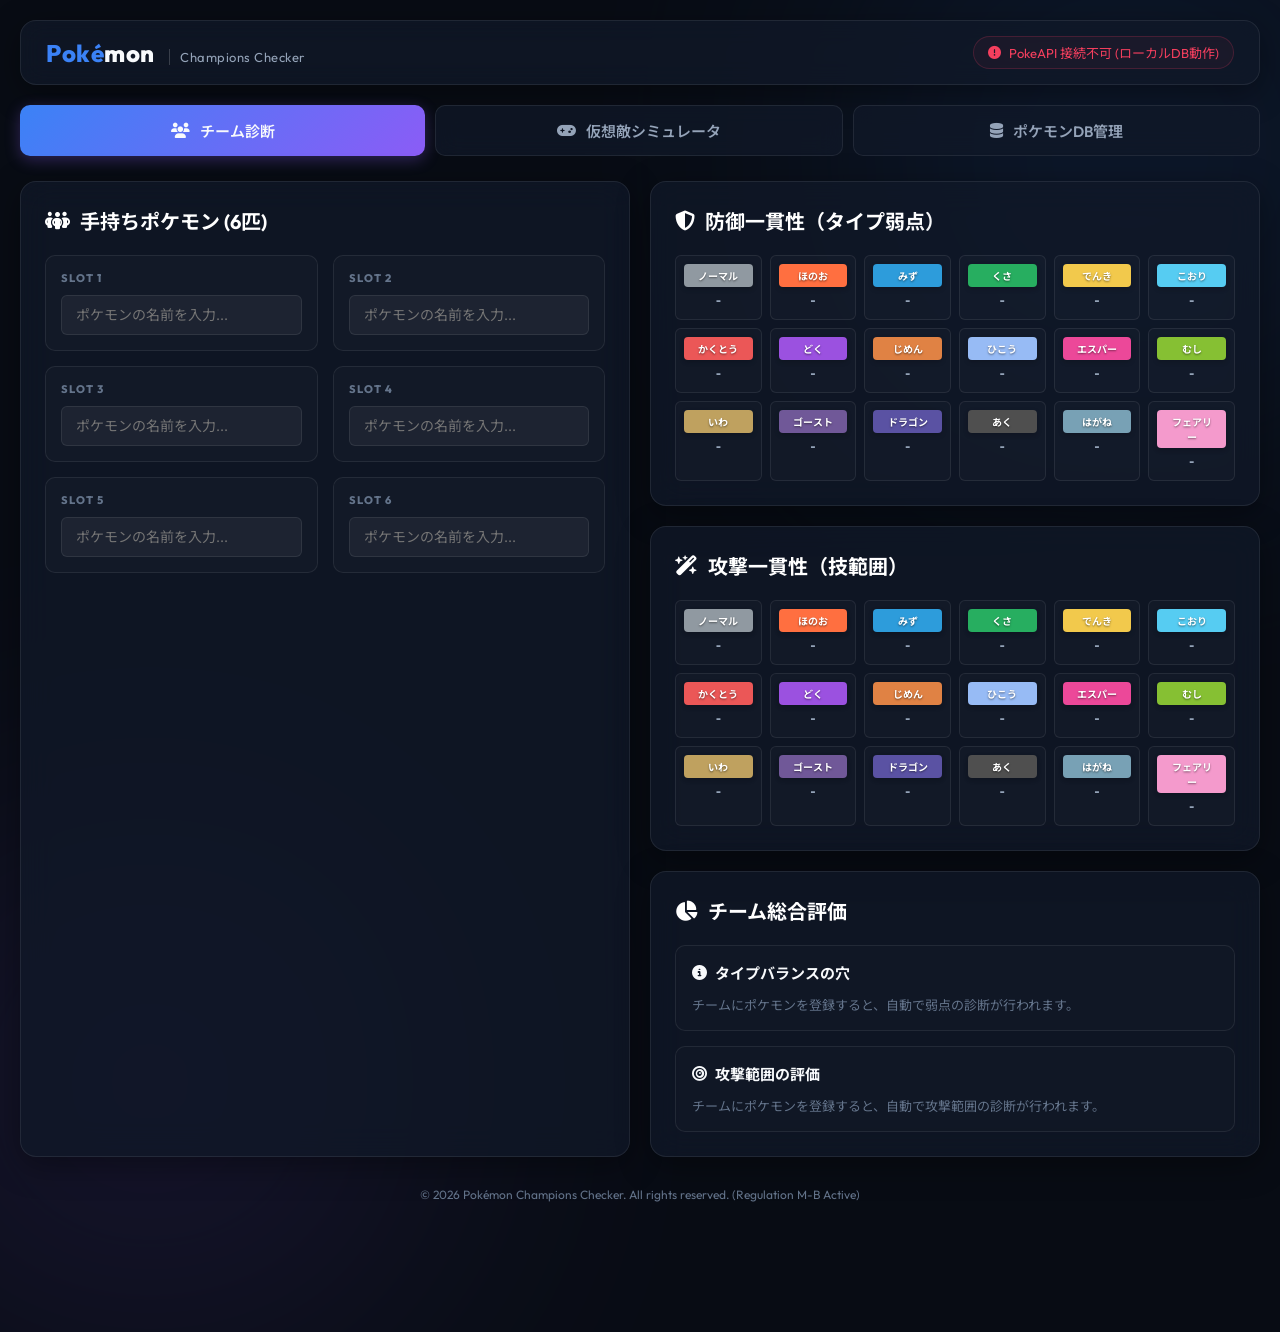
<file: index.html>
<!DOCTYPE html>
<html lang="ja">
<head>
  <meta charset="UTF-8">
  <meta name="viewport" content="width=device-width, initial-scale=1.0">
  <title>Pokémon Champions - チームチェッカー &amp; シミュレータ</title>
  <!-- Google Fonts: Outfit, Noto Sans JP -->
  <link rel="preconnect" href="https://fonts.googleapis.com">
  <link rel="preconnect" href="https://fonts.gstatic.com" crossorigin>
  <link href="https://fonts.googleapis.com/css2?family=Noto+Sans+JP:wght@300;400;500;700;900&amp;family=Outfit:wght@300;400;500;600;700;800;900&amp;display=swap" rel="stylesheet">
  <!-- Font Awesome for Icons -->
  <link rel="stylesheet" href="https://cdnjs.cloudflare.com/ajax/libs/font-awesome/6.4.0/css/all.min.css">
  <!-- Stylesheet -->
  <link rel="stylesheet" href="style.css">
</head>
<body>
  <!-- 背景のネオンブラー（ポケモンらしいエフェクト） -->
  <div class="bg-glow bg-glow-1"></div>
  <div class="bg-glow bg-glow-2"></div>

  <div id="app" class="app-container">
    <!-- ヘッダー -->
    <header class="app-header">
      <div class="logo">
        <span class="logo-pok">Poké</span><span class="logo-mon">mon</span>
        <span class="logo-sub">Champions Checker</span>
      </div>
      <div class="api-status" id="api-status-badge">
        <i class="fa-solid fa-circle-notch fa-spin"></i> データ読み込み中...
      </div>
    </header>

    <!-- ナビゲーションバー -->
    <nav class="app-nav">
      <button class="nav-tab active" data-tab="checker">
        <i class="fa-solid fa-users"></i> チーム診断
      </button>
      <button class="nav-tab" data-tab="simulator">
        <i class="fa-solid fa-gamepad"></i> 仮想敵シミュレータ
      </button>
      <button class="nav-tab" data-tab="database">
        <i class="fa-solid fa-database"></i> ポケモンDB管理
      </button>
    </nav>

    <!-- メインコンテンツ -->
    <main class="app-content">
      <!-- 1. チーム診断タブ -->
      <section id="tab-checker" class="tab-content active">
        <!-- JSで動的にレンダリングされます -->
        <div class="loading-placeholder">
          <i class="fa-solid fa-circle-notch fa-spin fa-2x"></i>
          <p>データを読み込んでいます。初回起動時は数秒かかる場合があります...</p>
        </div>
      </section>

      <!-- 2. 仮想敵シミュレータタブ -->
      <section id="tab-simulator" class="tab-content">
        <div class="loading-placeholder">
          <i class="fa-solid fa-circle-notch fa-spin fa-2x"></i>
        </div>
      </section>

      <!-- 3. ポケモンDB管理タブ -->
      <section id="tab-database" class="tab-content">
        <div class="loading-placeholder">
          <i class="fa-solid fa-circle-notch fa-spin fa-2x"></i>
        </div>
      </section>
    </main>

    <!-- フッター -->
    <footer class="app-footer">
      <p>&copy; 2026 Pokémon Champions Checker. All rights reserved. (Regulation M-B Active)</p>
    </footer>
  </div>

  <!-- JavaScript Entry Point -->
  <script type="module" src="app.js"></script>
</body>
</html>
</file>
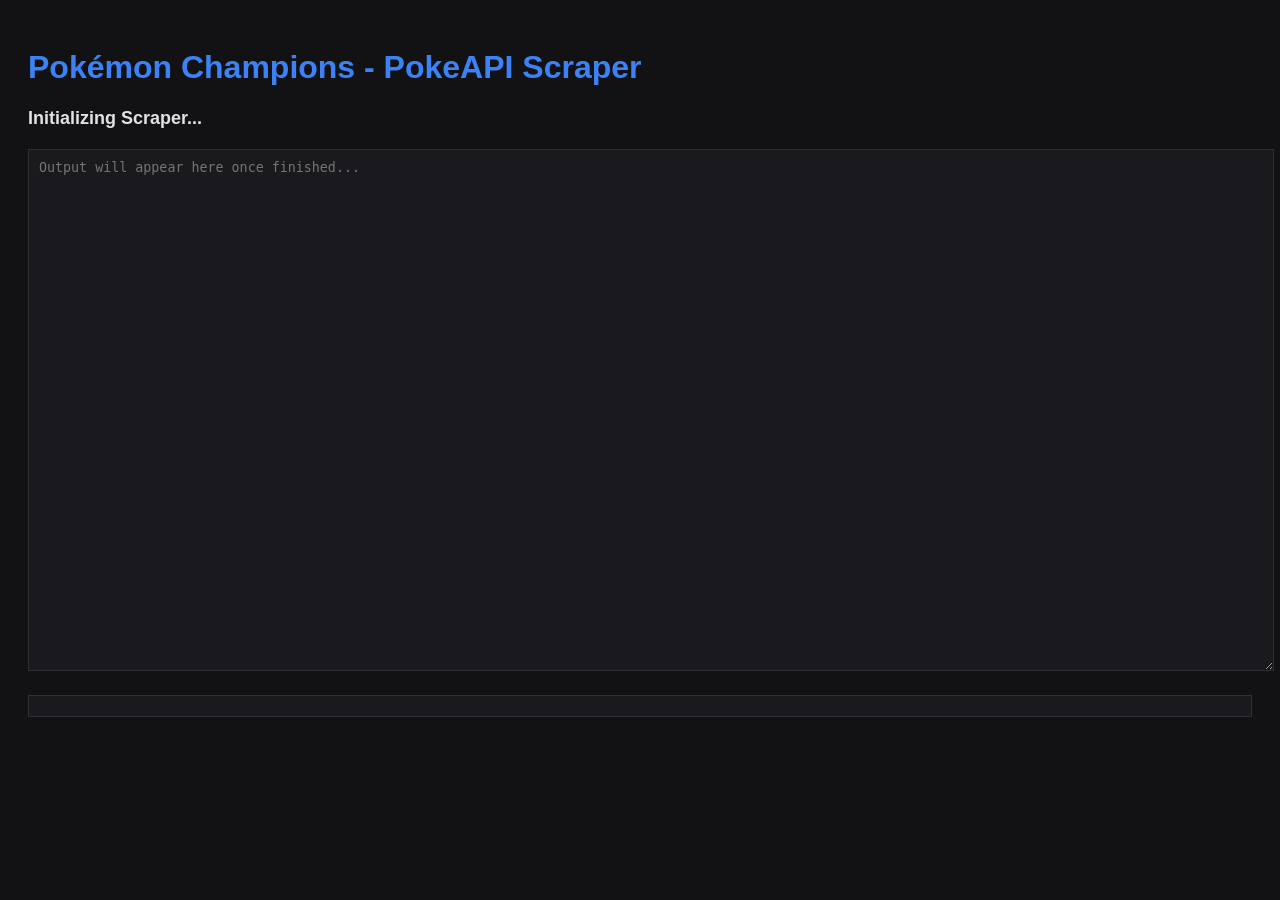
<file: fetch_pokemon.html>
﻿<!DOCTYPE html>
<html>
<head>
  <meta charset="UTF-8">
  <title>Pokémon Champions - PokeAPI Scraper</title>
  <style>
    body { font-family: sans-serif; background: #121214; color: #e1e1e6; padding: 20px; }
    h1 { color: #3b82f6; }
    #progress { font-size: 18px; margin-bottom: 20px; font-weight: bold; }
    textarea { width: 100%; height: 500px; background: #1a1a1e; color: #a9a9b3; border: 1px solid #2e2e33; font-family: monospace; padding: 10px; }
    .log-entry { margin: 4px 0; font-size: 12px; }
    .error { color: #f43f5e; }
    .success { color: #10b981; }
  </style>
</head>
<body>
  <h1>Pokémon Champions - PokeAPI Scraper</h1>
  <div id="progress">Initializing Scraper...</div>
  <textarea id="output" placeholder="Output will appear here once finished..."></textarea>
  <div id="logs" style="margin-top:20px; max-height: 200px; overflow-y: auto; background: #1a1a1e; padding: 10px; border: 1px solid #2e2e33;"></div>

  <script>
    const pokemonList = [
    {
        "name":  "Venusaur",
        "types":  [
                      "grass",
                      "poison"
                  ]
    },
    {
        "name":  "Charizard",
        "types":  [
                      "fire",
                      "flying"
                  ]
    },
    {
        "name":  "Blastoise",
        "types":  [
                      "water"
                  ]
    },
    {
        "name":  "Beedrill",
        "types":  [
                      "bug",
                      "poison"
                  ]
    },
    {
        "name":  "Pidgeot",
        "types":  [
                      "normal",
                      "flying"
                  ]
    },
    {
        "name":  "Arbok",
        "types":  [
                      "poison"
                  ]
    },
    {
        "name":  "Pikachu",
        "types":  [
                      "electric"
                  ]
    },
    {
        "name":  "Raichu",
        "types":  [
                      "electric"
                  ]
    },
    {
        "name":  "Raichu",
        "types":  [
                      "electric",
                      "psychic"
                  ]
    },
    {
        "name":  "Clefable",
        "types":  [
                      "fairy"
                  ]
    },
    {
        "name":  "Ninetales",
        "types":  [
                      "fire"
                  ]
    },
    {
        "name":  "Ninetales",
        "types":  [
                      "ice",
                      "fairy"
                  ]
    },
    {
        "name":  "Vileplume",
        "types":  [
                      "grass",
                      "poison"
                  ]
    },
    {
        "name":  "Arcanine",
        "types":  [
                      "fire"
                  ]
    },
    {
        "name":  "Arcanine",
        "types":  [
                      "fire",
                      "rock"
                  ]
    },
    {
        "name":  "Alakazam",
        "types":  [
                      "psychic"
                  ]
    },
    {
        "name":  "Machamp",
        "types":  [
                      "fighting"
                  ]
    },
    {
        "name":  "Victreebel",
        "types":  [
                      "grass",
                      "poison"
                  ]
    },
    {
        "name":  "Slowbro",
        "types":  [
                      "water",
                      "psychic"
                  ]
    },
    {
        "name":  "Slowbro",
        "types":  [
                      "poison",
                      "psychic"
                  ]
    },
    {
        "name":  "Gengar",
        "types":  [
                      "ghost",
                      "poison"
                  ]
    },
    {
        "name":  "Kangaskhan",
        "types":  [
                      "normal"
                  ]
    },
    {
        "name":  "Starmie",
        "types":  [
                      "water",
                      "psychic"
                  ]
    },
    {
        "name":  "Pinsir",
        "types":  [
                      "bug"
                  ]
    },
    {
        "name":  "Tauros",
        "types":  [
                      "normal"
                  ]
    },
    {
        "name":  "Tauros",
        "types":  [
                      "fighting"
                  ]
    },
    {
        "name":  "Tauros",
        "types":  [
                      "fighting",
                      "fire"
                  ]
    },
    {
        "name":  "Tauros",
        "types":  [
                      "fighting",
                      "water"
                  ]
    },
    {
        "name":  "Gyarados",
        "types":  [
                      "water",
                      "flying"
                  ]
    },
    {
        "name":  "Ditto",
        "types":  [
                      "normal"
                  ]
    },
    {
        "name":  "Vaporeon",
        "types":  [
                      "water"
                  ]
    },
    {
        "name":  "Jolteon",
        "types":  [
                      "electric"
                  ]
    },
    {
        "name":  "Flareon",
        "types":  [
                      "fire"
                  ]
    },
    {
        "name":  "Aerodactyl",
        "types":  [
                      "rock",
                      "flying"
                  ]
    },
    {
        "name":  "Snorlax",
        "types":  [
                      "normal"
                  ]
    },
    {
        "name":  "Dragonite",
        "types":  [
                      "dragon",
                      "flying"
                  ]
    },
    {
        "name":  "Meganium",
        "types":  [
                      "grass"
                  ]
    },
    {
        "name":  "Typhlosion",
        "types":  [
                      "fire"
                  ]
    },
    {
        "name":  "Typhlosion",
        "types":  [
                      "fire",
                      "ghost"
                  ]
    },
    {
        "name":  "Feraligatr",
        "types":  [
                      "water"
                  ]
    },
    {
        "name":  "Ariados",
        "types":  [
                      "bug",
                      "poison"
                  ]
    },
    {
        "name":  "Ampharos",
        "types":  [
                      "electric"
                  ]
    },
    {
        "name":  "Azumarill",
        "types":  [
                      "water",
                      "fairy"
                  ]
    },
    {
        "name":  "Politoed",
        "types":  [
                      "water"
                  ]
    },
    {
        "name":  "Espeon",
        "types":  [
                      "psychic"
                  ]
    },
    {
        "name":  "Umbreon",
        "types":  [
                      "dark"
                  ]
    },
    {
        "name":  "Slowking",
        "types":  [
                      "water",
                      "psychic"
                  ]
    },
    {
        "name":  "Slowking",
        "types":  [
                      "poison",
                      "psychic"
                  ]
    },
    {
        "name":  "Forretress",
        "types":  [
                      "bug",
                      "steel"
                  ]
    },
    {
        "name":  "Steelix",
        "types":  [
                      "steel",
                      "ground"
                  ]
    },
    {
        "name":  "Qwilfish",
        "types":  [
                      "water",
                      "poison"
                  ]
    },
    {
        "name":  "Scizor",
        "types":  [
                      "bug",
                      "steel"
                  ]
    },
    {
        "name":  "Heracross",
        "types":  [
                      "bug",
                      "fighting"
                  ]
    },
    {
        "name":  "Skarmory",
        "types":  [
                      "steel",
                      "flying"
                  ]
    },
    {
        "name":  "Houndoom",
        "types":  [
                      "dark",
                      "fire"
                  ]
    },
    {
        "name":  "Tyranitar",
        "types":  [
                      "rock",
                      "dark"
                  ]
    },
    {
        "name":  "Sceptile",
        "types":  [
                      "grass"
                  ]
    },
    {
        "name":  "Blaziken",
        "types":  [
                      "fire",
                      "fighting"
                  ]
    },
    {
        "name":  "Swampert",
        "types":  [
                      "water",
                      "ground"
                  ]
    },
    {
        "name":  "Pelipper",
        "types":  [
                      "water",
                      "flying"
                  ]
    },
    {
        "name":  "Gardevoir",
        "types":  [
                      "psychic",
                      "fairy"
                  ]
    },
    {
        "name":  "Sableye",
        "types":  [
                      "dark",
                      "ghost"
                  ]
    },
    {
        "name":  "Mawile",
        "types":  [
                      "steel",
                      "fairy"
                  ]
    },
    {
        "name":  "Aggron",
        "types":  [
                      "steel",
                      "rock"
                  ]
    },
    {
        "name":  "Medicham",
        "types":  [
                      "fighting",
                      "psychic"
                  ]
    },
    {
        "name":  "Manectric",
        "types":  [
                      "electric"
                  ]
    },
    {
        "name":  "Sharpedo",
        "types":  [
                      "water",
                      "dark"
                  ]
    },
    {
        "name":  "Camerupt",
        "types":  [
                      "fire",
                      "ground"
                  ]
    },
    {
        "name":  "Torkoal",
        "types":  [
                      "fire"
                  ]
    },
    {
        "name":  "Altaria",
        "types":  [
                      "dragon",
                      "flying"
                  ]
    },
    {
        "name":  "Milotic",
        "types":  [
                      "water"
                  ]
    },
    {
        "name":  "Castform",
        "types":  [
                      "normal"
                  ]
    },
    {
        "name":  "Banette",
        "types":  [
                      "ghost"
                  ]
    },
    {
        "name":  "Chimecho",
        "types":  [
                      "psychic"
                  ]
    },
    {
        "name":  "Absol",
        "types":  [
                      "dark"
                  ]
    },
    {
        "name":  "Glalie",
        "types":  [
                      "ice"
                  ]
    },
    {
        "name":  "Metagross",
        "types":  [
                      "steel",
                      "psychic"
                  ]
    },
    {
        "name":  "Torterra",
        "types":  [
                      "grass",
                      "ground"
                  ]
    },
    {
        "name":  "Infernape",
        "types":  [
                      "fire",
                      "fighting"
                  ]
    },
    {
        "name":  "Empoleon",
        "types":  [
                      "water",
                      "steel"
                  ]
    },
    {
        "name":  "Staraptor",
        "types":  [
                      "normal",
                      "flying"
                  ]
    },
    {
        "name":  "Luxray",
        "types":  [
                      "electric"
                  ]
    },
    {
        "name":  "Roserade",
        "types":  [
                      "grass",
                      "poison"
                  ]
    },
    {
        "name":  "Rampardos",
        "types":  [
                      "rock"
                  ]
    },
    {
        "name":  "Bastiodon",
        "types":  [
                      "rock",
                      "steel"
                  ]
    },
    {
        "name":  "Lopunny",
        "types":  [
                      "normal"
                  ]
    },
    {
        "name":  "Spiritomb",
        "types":  [
                      "ghost",
                      "dark"
                  ]
    },
    {
        "name":  "Garchomp",
        "types":  [
                      "dragon",
                      "ground"
                  ]
    },
    {
        "name":  "Lucario",
        "types":  [
                      "fighting",
                      "steel"
                  ]
    },
    {
        "name":  "Hippowdon",
        "types":  [
                      "ground"
                  ]
    },
    {
        "name":  "Toxicroak",
        "types":  [
                      "poison",
                      "fighting"
                  ]
    },
    {
        "name":  "Abomasnow",
        "types":  [
                      "grass",
                      "ice"
                  ]
    },
    {
        "name":  "Weavile",
        "types":  [
                      "dark",
                      "ice"
                  ]
    },
    {
        "name":  "Rhyperior",
        "types":  [
                      "ground",
                      "rock"
                  ]
    },
    {
        "name":  "Leafeon",
        "types":  [
                      "grass"
                  ]
    },
    {
        "name":  "Glaceon",
        "types":  [
                      "ice"
                  ]
    },
    {
        "name":  "Gliscor",
        "types":  [
                      "ground",
                      "flying"
                  ]
    },
    {
        "name":  "Mamoswine",
        "types":  [
                      "ice",
                      "ground"
                  ]
    },
    {
        "name":  "Gallade",
        "types":  [
                      "psychic",
                      "fighting"
                  ]
    },
    {
        "name":  "Froslass",
        "types":  [
                      "ice",
                      "ghost"
                  ]
    },
    {
        "name":  "Rotom",
        "types":  [
                      "electric",
                      "ghost"
                  ]
    },
    {
        "name":  "Rotom",
        "types":  [
                      "electric",
                      "fire"
                  ]
    },
    {
        "name":  "Rotom",
        "types":  [
                      "electric",
                      "water"
                  ]
    },
    {
        "name":  "Rotom",
        "types":  [
                      "electric",
                      "ice"
                  ]
    },
    {
        "name":  "Rotom",
        "types":  [
                      "electric",
                      "flying"
                  ]
    },
    {
        "name":  "Rotom",
        "types":  [
                      "electric",
                      "grass"
                  ]
    },
    {
        "name":  "Serperior",
        "types":  [
                      "grass"
                  ]
    },
    {
        "name":  "Emboar",
        "types":  [
                      "fire",
                      "fighting"
                  ]
    },
    {
        "name":  "Samurott",
        "types":  [
                      "water"
                  ]
    },
    {
        "name":  "Samurott",
        "types":  [
                      "water",
                      "dark"
                  ]
    },
    {
        "name":  "Watchog",
        "types":  [
                      "normal"
                  ]
    },
    {
        "name":  "Liepard",
        "types":  [
                      "dark"
                  ]
    },
    {
        "name":  "Simisage",
        "types":  [
                      "grass"
                  ]
    },
    {
        "name":  "Simisear",
        "types":  [
                      "fire"
                  ]
    },
    {
        "name":  "Simipour",
        "types":  [
                      "water"
                  ]
    },
    {
        "name":  "Musharna",
        "types":  [
                      "psychic"
                  ]
    },
    {
        "name":  "Excadrill",
        "types":  [
                      "ground",
                      "steel"
                  ]
    },
    {
        "name":  "Audino",
        "types":  [
                      "normal"
                  ]
    },
    {
        "name":  "Conkeldurr",
        "types":  [
                      "fighting"
                  ]
    },
    {
        "name":  "Scolipede",
        "types":  [
                      "bug",
                      "poison"
                  ]
    },
    {
        "name":  "Whimsicott",
        "types":  [
                      "grass",
                      "fairy"
                  ]
    },
    {
        "name":  "Krookodile",
        "types":  [
                      "ground",
                      "dark"
                  ]
    },
    {
        "name":  "Scrafty",
        "types":  [
                      "dark",
                      "fighting"
                  ]
    },
    {
        "name":  "Cofagrigus",
        "types":  [
                      "ghost"
                  ]
    },
    {
        "name":  "Garbodor",
        "types":  [
                      "poison"
                  ]
    },
    {
        "name":  "Zoroark",
        "types":  [
                      "dark"
                  ]
    },
    {
        "name":  "Zoroark",
        "types":  [
                      "normal",
                      "ghost"
                  ]
    },
    {
        "name":  "Reuniclus",
        "types":  [
                      "psychic"
                  ]
    },
    {
        "name":  "Vanilluxe",
        "types":  [
                      "ice"
                  ]
    },
    {
        "name":  "Emolga",
        "types":  [
                      "electric",
                      "flying"
                  ]
    },
    {
        "name":  "Eelektross",
        "types":  [
                      "electric"
                  ]
    },
    {
        "name":  "Chandelure",
        "types":  [
                      "ghost",
                      "fire"
                  ]
    },
    {
        "name":  "Beartic",
        "types":  [
                      "ice"
                  ]
    },
    {
        "name":  "Stunfisk",
        "types":  [
                      "ground",
                      "electric"
                  ]
    },
    {
        "name":  "Stunfisk",
        "types":  [
                      "ground",
                      "steel"
                  ]
    },
    {
        "name":  "Golurk",
        "types":  [
                      "ground",
                      "ghost"
                  ]
    },
    {
        "name":  "Hydreigon",
        "types":  [
                      "dark",
                      "dragon"
                  ]
    },
    {
        "name":  "Volcarona",
        "types":  [
                      "bug",
                      "fire"
                  ]
    },
    {
        "name":  "Chesnaught",
        "types":  [
                      "grass",
                      "fighting"
                  ]
    },
    {
        "name":  "Delphox",
        "types":  [
                      "fire",
                      "psychic"
                  ]
    },
    {
        "name":  "Greninja",
        "types":  [
                      "water",
                      "dark"
                  ]
    },
    {
        "name":  "Diggersby",
        "types":  [
                      "normal",
                      "ground"
                  ]
    },
    {
        "name":  "Talonflame",
        "types":  [
                      "fire",
                      "flying"
                  ]
    },
    {
        "name":  "Vivillon",
        "types":  [
                      "bug",
                      "flying"
                  ]
    },
    {
        "name":  "Pyroar",
        "types":  [
                      "fire",
                      "normal"
                  ]
    },
    {
        "name":  "Floette",
        "types":  [
                      "fairy"
                  ]
    },
    {
        "name":  "Florges",
        "types":  [
                      "fairy"
                  ]
    },
    {
        "name":  "Pangoro",
        "types":  [
                      "fighting",
                      "dark"
                  ]
    },
    {
        "name":  "Furfrou",
        "types":  [
                      "normal"
                  ]
    },
    {
        "name":  "Meowstic",
        "types":  [
                      "psychic"
                  ]
    },
    {
        "name":  "Meowstic",
        "types":  [
                      "psychic"
                  ]
    },
    {
        "name":  "Aegislash",
        "types":  [
                      "steel",
                      "ghost"
                  ]
    },
    {
        "name":  "Aromatisse",
        "types":  [
                      "fairy"
                  ]
    },
    {
        "name":  "Slurpuff",
        "types":  [
                      "fairy"
                  ]
    },
    {
        "name":  "Malamar",
        "types":  [
                      "dark",
                      "psychic"
                  ]
    },
    {
        "name":  "Barbaracle",
        "types":  [
                      "rock",
                      "water"
                  ]
    },
    {
        "name":  "Dragalge",
        "types":  [
                      "poison",
                      "dragon"
                  ]
    },
    {
        "name":  "Clawitzer",
        "types":  [
                      "water"
                  ]
    },
    {
        "name":  "Heliolisk",
        "types":  [
                      "electric",
                      "normal"
                  ]
    },
    {
        "name":  "Tyrantrum",
        "types":  [
                      "rock",
                      "dragon"
                  ]
    },
    {
        "name":  "Aurorus",
        "types":  [
                      "rock",
                      "ice"
                  ]
    },
    {
        "name":  "Sylveon",
        "types":  [
                      "fairy"
                  ]
    },
    {
        "name":  "Hawlucha",
        "types":  [
                      "fighting",
                      "flying"
                  ]
    },
    {
        "name":  "Dedenne",
        "types":  [
                      "electric",
                      "fairy"
                  ]
    },
    {
        "name":  "Goodra",
        "types":  [
                      "dragon"
                  ]
    },
    {
        "name":  "Goodra",
        "types":  [
                      "steel",
                      "dragon"
                  ]
    },
    {
        "name":  "Klefki",
        "types":  [
                      "steel",
                      "fairy"
                  ]
    },
    {
        "name":  "Trevenant",
        "types":  [
                      "ghost",
                      "grass"
                  ]
    },
    {
        "name":  "Gourgeist",
        "types":  [
                      "ghost",
                      "grass"
                  ]
    },
    {
        "name":  "Gourgeist",
        "types":  [
                      "ghost",
                      "grass"
                  ]
    },
    {
        "name":  "Gourgeist",
        "types":  [
                      "ghost",
                      "grass"
                  ]
    },
    {
        "name":  "Gourgeist",
        "types":  [
                      "ghost",
                      "grass"
                  ]
    },
    {
        "name":  "Avalugg",
        "types":  [
                      "ice"
                  ]
    },
    {
        "name":  "Avalugg",
        "types":  [
                      "ice",
                      "rock"
                  ]
    },
    {
        "name":  "Noivern",
        "types":  [
                      "flying",
                      "dragon"
                  ]
    },
    {
        "name":  "Decidueye",
        "types":  [
                      "grass",
                      "ghost"
                  ]
    },
    {
        "name":  "Decidueye",
        "types":  [
                      "grass",
                      "fighting"
                  ]
    },
    {
        "name":  "Incineroar",
        "types":  [
                      "fire",
                      "dark"
                  ]
    },
    {
        "name":  "Primarina",
        "types":  [
                      "water",
                      "fairy"
                  ]
    },
    {
        "name":  "Toucannon",
        "types":  [
                      "normal",
                      "flying"
                  ]
    },
    {
        "name":  "Crabominable",
        "types":  [
                      "fighting",
                      "ice"
                  ]
    },
    {
        "name":  "Lycanroc",
        "types":  [
                      "rock"
                  ]
    },
    {
        "name":  "Lycanroc",
        "types":  [
                      "rock"
                  ]
    },
    {
        "name":  "Lycanroc",
        "types":  [
                      "rock"
                  ]
    },
    {
        "name":  "Toxapex",
        "types":  [
                      "poison",
                      "water"
                  ]
    },
    {
        "name":  "Mudsdale",
        "types":  [
                      "ground"
                  ]
    },
    {
        "name":  "Araquanid",
        "types":  [
                      "water",
                      "bug"
                  ]
    },
    {
        "name":  "Salazzle",
        "types":  [
                      "poison",
                      "fire"
                  ]
    },
    {
        "name":  "Tsareena",
        "types":  [
                      "grass"
                  ]
    },
    {
        "name":  "Oranguru",
        "types":  [
                      "normal",
                      "psychic"
                  ]
    },
    {
        "name":  "Passimian",
        "types":  [
                      "fighting"
                  ]
    },
    {
        "name":  "Mimikyu",
        "types":  [
                      "ghost",
                      "fairy"
                  ]
    },
    {
        "name":  "Drampa",
        "types":  [
                      "normal",
                      "dragon"
                  ]
    },
    {
        "name":  "Kommo-o",
        "types":  [
                      "dragon",
                      "fighting"
                  ]
    },
    {
        "name":  "Corviknight",
        "types":  [
                      "flying",
                      "steel"
                  ]
    },
    {
        "name":  "Flapple",
        "types":  [
                      "grass",
                      "dragon"
                  ]
    },
    {
        "name":  "Appletun",
        "types":  [
                      "grass",
                      "dragon"
                  ]
    },
    {
        "name":  "Sandaconda",
        "types":  [
                      "ground"
                  ]
    },
    {
        "name":  "Polteageist",
        "types":  [
                      "ghost"
                  ]
    },
    {
        "name":  "Hatterene",
        "types":  [
                      "psychic",
                      "fairy"
                  ]
    },
    {
        "name":  "Grimmsnarl",
        "types":  [
                      "dark",
                      "fairy"
                  ]
    },
    {
        "name":  "Mr. Rime",
        "types":  [
                      "ice",
                      "psychic"
                  ]
    },
    {
        "name":  "Runerigus",
        "types":  [
                      "ground",
                      "ghost"
                  ]
    },
    {
        "name":  "Alcremie",
        "types":  [
                      "fairy"
                  ]
    },
    {
        "name":  "Falinks",
        "types":  [
                      "fighting"
                  ]
    },
    {
        "name":  "Morpeko",
        "types":  [
                      "electric",
                      "dark"
                  ]
    },
    {
        "name":  "Dragapult",
        "types":  [
                      "dragon",
                      "ghost"
                  ]
    },
    {
        "name":  "Wyrdeer",
        "types":  [
                      "normal",
                      "psychic"
                  ]
    },
    {
        "name":  "Kleavor",
        "types":  [
                      "bug",
                      "rock"
                  ]
    },
    {
        "name":  "Basculegion",
        "types":  [
                      "water",
                      "ghost"
                  ]
    },
    {
        "name":  "Basculegion",
        "types":  [
                      "water",
                      "ghost"
                  ]
    },
    {
        "name":  "Sneasler",
        "types":  [
                      "fighting",
                      "poison"
                  ]
    },
    {
        "name":  "Overqwil",
        "types":  [
                      "dark",
                      "poison"
                  ]
    },
    {
        "name":  "Meowscarada",
        "types":  [
                      "grass",
                      "dark"
                  ]
    },
    {
        "name":  "Skeledirge",
        "types":  [
                      "fire",
                      "ghost"
                  ]
    },
    {
        "name":  "Quaquaval",
        "types":  [
                      "water",
                      "fighting"
                  ]
    },
    {
        "name":  "Maushold",
        "types":  [
                      "normal"
                  ]
    },
    {
        "name":  "Garganacl",
        "types":  [
                      "rock"
                  ]
    },
    {
        "name":  "Armarouge",
        "types":  [
                      "fire",
                      "psychic"
                  ]
    },
    {
        "name":  "Ceruledge",
        "types":  [
                      "fire",
                      "ghost"
                  ]
    },
    {
        "name":  "Bellibolt",
        "types":  [
                      "electric"
                  ]
    },
    {
        "name":  "Scovillain",
        "types":  [
                      "grass",
                      "fire"
                  ]
    },
    {
        "name":  "Espathra",
        "types":  [
                      "psychic"
                  ]
    },
    {
        "name":  "Tinkaton",
        "types":  [
                      "fairy",
                      "steel"
                  ]
    },
    {
        "name":  "Palafin",
        "types":  [
                      "water"
                  ]
    },
    {
        "name":  "Orthworm",
        "types":  [
                      "steel"
                  ]
    },
    {
        "name":  "Glimmora",
        "types":  [
                      "rock",
                      "poison"
                  ]
    },
    {
        "name":  "Houndstone",
        "types":  [
                      "ghost"
                  ]
    },
    {
        "name":  "Annihilape",
        "types":  [
                      "fighting",
                      "ghost"
                  ]
    },
    {
        "name":  "Farigiraf",
        "types":  [
                      "normal",
                      "psychic"
                  ]
    },
    {
        "name":  "Kingambit",
        "types":  [
                      "dark",
                      "steel"
                  ]
    },
    {
        "name":  "Gholdengo",
        "types":  [
                      "steel",
                      "ghost"
                  ]
    },
    {
        "name":  "Sinistcha",
        "types":  [
                      "grass",
                      "ghost"
                  ]
    },
    {
        "name":  "Archaludon",
        "types":  [
                      "steel",
                      "dragon"
                  ]
    },
    {
        "name":  "Hydrapple",
        "types":  [
                      "grass",
                      "dragon"
                  ]
    },
    {
        "name":  "Venusaur",
        "types":  [
                      "grass"
                  ]
    },
    {
        "name":  "Mega Venusaur",
        "types":  [
                      "grass",
                      "poison"
                  ],
        "isMega":  true
    },
    {
        "name":  "Mega Charizard X",
        "types":  [
                      "fire",
                      "dragon"
                  ],
        "isMega":  true
    },
    {
        "name":  "Mega Charizard Y",
        "types":  [
                      "fire",
                      "flying"
                  ],
        "isMega":  true
    },
    {
        "name":  "Mega Blastoise",
        "types":  [
                      "water"
                  ],
        "isMega":  true
    },
    {
        "name":  "Mega Beedrill",
        "types":  [
                      "bug",
                      "poison"
                  ],
        "isMega":  true
    },
    {
        "name":  "Mega Pidgeot",
        "types":  [
                      "normal",
                      "flying"
                  ],
        "isMega":  true
    },
    {
        "name":  "Mega Raichu",
        "types":  [
                      "electric"
                  ],
        "isMega":  true
    },
    {
        "name":  "Mega Raichu",
        "types":  [
                      "electric"
                  ],
        "isMega":  true
    },
    {
        "name":  "Mega Clefable",
        "types":  [
                      "fairy",
                      "flying"
                  ],
        "isMega":  true
    },
    {
        "name":  "Mega Alakazam",
        "types":  [
                      "psychic"
                  ],
        "isMega":  true
    },
    {
        "name":  "Mega Victreebel",
        "types":  [
                      "grass",
                      "poison"
                  ],
        "isMega":  true
    },
    {
        "name":  "Mega Slowbro",
        "types":  [
                      "water",
                      "psychic"
                  ],
        "isMega":  true
    },
    {
        "name":  "Mega Gengar",
        "types":  [
                      "ghost",
                      "poison"
                  ],
        "isMega":  true
    },
    {
        "name":  "Mega Kangaskhan",
        "types":  [
                      "normal"
                  ],
        "isMega":  true
    },
    {
        "name":  "Mega Starmie",
        "types":  [
                      "water",
                      "psychic"
                  ],
        "isMega":  true
    },
    {
        "name":  "Mega Pinsir",
        "types":  [
                      "bug",
                      "flying"
                  ],
        "isMega":  true
    },
    {
        "name":  "Mega Gyarados",
        "types":  [
                      "water",
                      "dark"
                  ],
        "isMega":  true
    },
    {
        "name":  "Mega Aerodactyl",
        "types":  [
                      "rock",
                      "flying"
                  ],
        "isMega":  true
    },
    {
        "name":  "Mega Dragonite",
        "types":  [
                      "dragon",
                      "flying"
                  ],
        "isMega":  true
    },
    {
        "name":  "Mega Meganium",
        "types":  [
                      "grass",
                      "fairy"
                  ],
        "isMega":  true
    },
    {
        "name":  "Mega Feraligatr",
        "types":  [
                      "water",
                      "dragon"
                  ],
        "isMega":  true
    },
    {
        "name":  "Mega Ampharos",
        "types":  [
                      "electric",
                      "dragon"
                  ],
        "isMega":  true
    },
    {
        "name":  "Mega Steelix",
        "types":  [
                      "steel",
                      "ground"
                  ],
        "isMega":  true
    },
    {
        "name":  "Mega Scizor",
        "types":  [
                      "bug",
                      "steel"
                  ],
        "isMega":  true
    },
    {
        "name":  "Mega Heracross",
        "types":  [
                      "bug",
                      "fighting"
                  ],
        "isMega":  true
    },
    {
        "name":  "Mega Skarmory",
        "types":  [
                      "steel",
                      "flying"
                  ],
        "isMega":  true
    },
    {
        "name":  "Mega Houndoom",
        "types":  [
                      "dark",
                      "fire"
                  ],
        "isMega":  true
    },
    {
        "name":  "Mega Tyranitar",
        "types":  [
                      "rock",
                      "dark"
                  ],
        "isMega":  true
    },
    {
        "name":  "Mega Sceptile",
        "types":  [
                      "grass",
                      "dragon"
                  ],
        "isMega":  true
    },
    {
        "name":  "Mega Blaziken",
        "types":  [
                      "fire",
                      "fighting"
                  ],
        "isMega":  true
    },
    {
        "name":  "Mega Swampert",
        "types":  [
                      "water",
                      "ground"
                  ],
        "isMega":  true
    },
    {
        "name":  "Mega Gardevoir",
        "types":  [
                      "psychic",
                      "fairy"
                  ],
        "isMega":  true
    },
    {
        "name":  "Mega Sableye",
        "types":  [
                      "dark",
                      "ghost"
                  ],
        "isMega":  true
    },
    {
        "name":  "Mega Mawile",
        "types":  [
                      "steel",
                      "fairy"
                  ],
        "isMega":  true
    },
    {
        "name":  "Mega Aggron",
        "types":  [
                      "steel"
                  ],
        "isMega":  true
    },
    {
        "name":  "Mega Medicham",
        "types":  [
                      "fighting",
                      "psychic"
                  ],
        "isMega":  true
    },
    {
        "name":  "Mega Manectric",
        "types":  [
                      "electric"
                  ],
        "isMega":  true
    },
    {
        "name":  "Mega Sharpedo",
        "types":  [
                      "water",
                      "dark"
                  ],
        "isMega":  true
    },
    {
        "name":  "Mega Camerupt",
        "types":  [
                      "fire",
                      "ground"
                  ],
        "isMega":  true
    },
    {
        "name":  "Mega Altaria",
        "types":  [
                      "dragon",
                      "fairy"
                  ],
        "isMega":  true
    },
    {
        "name":  "Mega Banette",
        "types":  [
                      "ghost"
                  ],
        "isMega":  true
    },
    {
        "name":  "Mega Chimecho",
        "types":  [
                      "psychic",
                      "steel"
                  ],
        "isMega":  true
    },
    {
        "name":  "Mega Absol",
        "types":  [
                      "dark"
                  ],
        "isMega":  true
    },
    {
        "name":  "Mega Glalie",
        "types":  [
                      "ice"
                  ],
        "isMega":  true
    },
    {
        "name":  "Mega Metagross",
        "types":  [
                      "steel",
                      "psychic"
                  ],
        "isMega":  true
    },
    {
        "name":  "Mega Staraptor",
        "types":  [
                      "fighting",
                      "flying"
                  ],
        "isMega":  true
    },
    {
        "name":  "Mega Lopunny",
        "types":  [
                      "normal",
                      "fighting"
                  ],
        "isMega":  true
    },
    {
        "name":  "Mega Garchomp",
        "types":  [
                      "dragon",
                      "ground"
                  ],
        "isMega":  true
    },
    {
        "name":  "Mega Lucario",
        "types":  [
                      "fighting",
                      "steel"
                  ],
        "isMega":  true
    },
    {
        "name":  "Mega Abomasnow",
        "types":  [
                      "grass",
                      "ice"
                  ],
        "isMega":  true
    },
    {
        "name":  "Mega Gallade",
        "types":  [
                      "psychic",
                      "fighting"
                  ],
        "isMega":  true
    },
    {
        "name":  "Mega Froslass",
        "types":  [
                      "ice",
                      "ghost"
                  ],
        "isMega":  true
    },
    {
        "name":  "Mega Emboar",
        "types":  [
                      "fire",
                      "fighting"
                  ],
        "isMega":  true
    },
    {
        "name":  "Mega Excadrill",
        "types":  [
                      "ground",
                      "steel"
                  ],
        "isMega":  true
    },
    {
        "name":  "Mega Audino",
        "types":  [
                      "normal",
                      "fairy"
                  ],
        "isMega":  true
    },
    {
        "name":  "Mega Scolipede",
        "types":  [
                      "bug",
                      "poison"
                  ],
        "isMega":  true
    },
    {
        "name":  "Mega Scrafty",
        "types":  [
                      "dark",
                      "fighting"
                  ],
        "isMega":  true
    },
    {
        "name":  "Mega Eelektross",
        "types":  [
                      "electric"
                  ],
        "isMega":  true
    },
    {
        "name":  "Mega Chandelure",
        "types":  [
                      "ghost",
                      "fire"
                  ],
        "isMega":  true
    },
    {
        "name":  "Mega Golurk",
        "types":  [
                      "ground",
                      "ghost"
                  ],
        "isMega":  true
    },
    {
        "name":  "Mega Chesnaught",
        "types":  [
                      "grass",
                      "fighting"
                  ],
        "isMega":  true
    },
    {
        "name":  "Mega Delphox",
        "types":  [
                      "fire",
                      "psychic"
                  ],
        "isMega":  true
    },
    {
        "name":  "Mega Greninja",
        "types":  [
                      "water",
                      "dark"
                  ],
        "isMega":  true
    },
    {
        "name":  "Mega Pyroar",
        "types":  [
                      "fire",
                      "normal"
                  ],
        "isMega":  true
    },
    {
        "name":  "Mega Floette",
        "types":  [
                      "fairy"
                  ],
        "isMega":  true
    },
    {
        "name":  "Mega Meowstic",
        "types":  [
                      "psychic"
                  ],
        "isMega":  true
    },
    {
        "name":  "Mega Malamar",
        "types":  [
                      "dark",
                      "psychic"
                  ],
        "isMega":  true
    },
    {
        "name":  "Mega Barbaracle",
        "types":  [
                      "rock",
                      "fighting"
                  ],
        "isMega":  true
    },
    {
        "name":  "Mega Dragalge",
        "types":  [
                      "poison",
                      "dragon"
                  ],
        "isMega":  true
    },
    {
        "name":  "Mega Hawlucha",
        "types":  [
                      "fighting",
                      "flying"
                  ],
        "isMega":  true
    },
    {
        "name":  "Mega Crabominable",
        "types":  [
                      "fighting",
                      "ice"
                  ],
        "isMega":  true
    },
    {
        "name":  "Mega Drampa",
        "types":  [
                      "normal",
                      "dragon"
                  ],
        "isMega":  true
    },
    {
        "name":  "Mega Falinks",
        "types":  [
                      "fighting"
                  ],
        "isMega":  true
    },
    {
        "name":  "Mega Scovillain",
        "types":  [
                      "grass",
                      "fire"
                  ],
        "isMega":  true
    },
    {
        "name":  "Mega Glimmora",
        "types":  [
                      "rock",
                      "poison"
                  ],
        "isMega":  true
    }
]
;

    const TYPE_NAMES_JA = {
      normal: 'ノーマル', fire: 'ほのお', water: 'みず', grass: 'くさ', electric: 'でんき',
      ice: 'こおり', fighting: 'かくとう', poison: 'どく', ground: 'じめん', flying: 'ひこう',
      psychic: 'エスパー', bug: 'むし', rock: 'いわ', ghost: 'ゴースト', dragon: 'ドラゴン',
      dark: 'あく', steel: 'はがね', fairy: 'フェアリー'
    };

    const moveCache = {};

    function addLog(msg, type = '') {
      const logs = document.getElementById('logs');
      const div = document.createElement('div');
      div.className = 'log-entry ' + type;
      div.textContent = msg;
      logs.appendChild(div);
      logs.scrollTop = logs.scrollHeight;
    }

    function getPokeApiName(name, types, isMega) {
      let n = name.toLowerCase().trim().replace(/\\s+/g, '-').replace(/[^a-z0-9-]/g, '');
      
      // Megas mapping
      if (isMega) {
        if (n.startsWith('mega-')) {
          n = n.replace('mega-', '');
        }
        if (n === 'charizard-x') return 'charizard-mega-x';
        if (n === 'charizard-y') return 'charizard-mega-y';
        return n + '-mega';
      }

      // Regional forms mapping
      if (n === 'raichu' && types.includes('psychic')) return 'raichu-alola';
      if (n === 'ninetales' && types.includes('ice')) return 'ninetales-alola';
      if (n === 'arcanine' && types.includes('rock')) return 'arcanine-hisui';
      if (n === 'slowbro' && types.includes('poison')) return 'slowbro-galar';
      if (n === 'slowking' && types.includes('poison')) return 'slowking-galar';
      if (n === 'samurott' && types.includes('dark')) return 'samurott-hisui';
      if (n === 'zoroark' && types.includes('ghost')) return 'zoroark-hisui';
      if (n === 'stunfisk' && types.includes('steel')) return 'stunfisk-galar';
      if (n === 'goodra' && types.includes('steel')) return 'goodra-hisui';
      if (n === 'avalugg' && types.includes('rock')) return 'avalugg-hisui';
      if (n === 'decidueye' && types.includes('fighting')) return 'decidueye-hisui';
      if (n === 'tauros') {
        if (types.length === 1 && types[0] === 'fighting') return 'tauros-paldea-combat-breed';
        if (types.includes('fire')) return 'tauros-paldea-blaze-breed';
        if (types.includes('water')) return 'tauros-paldea-aqua-breed';
      }
      
      // Special mappings
      if (n === 'mr-rime') return 'mr-rime';
      if (n === 'basculegion') return 'basculegion-male';
      if (n === 'overqwil') return 'overqwil';
      if (n === 'sneasler') return 'sneasler';
      if (n === 'wyrdeer') return 'wyrdeer';
      if (n === 'kleavor') return 'kleavor';
      
      return n;
    }

    async function sleep(ms) {
      return new Promise(resolve => setTimeout(resolve, ms));
    }

    async function fetchMoveName(url) {
      if (moveCache[url]) return moveCache[url];
      try {
        const res = await fetch(url);
        if (res.ok) {
          const data = await res.json();
          const jaName = data.names.find(n => n.language.name === 'ja');
          if (jaName) {
            moveCache[url] = jaName.name;
            return jaName.name;
          }
        }
      } catch (e) {
        // ignore
      }
      return null;
    }

    async function scrapePokemon(item, index) {
      const isMega = !!item.isMega;
      const apiName = getPokeApiName(item.name, item.types, isMega);
      let data = null;
      let speciesData = null;

      addLog([\/\] Fetching \ (\)...);

      try {
        const res = await fetch(https://pokeapi.co/api/v2/pokemon/\);
        if (!res.ok) {
          throw new Error(Failed to fetch main data for \ (Status: \));
        }
        data = await res.json();
      } catch (e) {
        addLog(Error fetching \: \. Trying fallback to base form..., 'error');
        // Fallback for custom/unreleased megas
        if (isMega) {
          try {
            const baseName = item.name.replace('Mega ', '').toLowerCase();
            const fallbackRes = await fetch(https://pokeapi.co/api/v2/pokemon/\);
            if (fallbackRes.ok) {
              data = await fallbackRes.json();
              addLog(Successfully fell back to base form for \, 'success');
            }
          } catch (err) {
            // ignore
          }
        }
      }

      if (!data) {
        addLog(Could not retrieve data for \. Skipping..., 'error');
        return null;
      }

      // Try fetching species for Japanese name
      let jaName = item.name;
      try {
        const speciesUrl = data.species.url;
        const sRes = await fetch(speciesUrl);
        if (sRes.ok) {
          speciesData = await sRes.json();
          const jaNameObj = speciesData.names.find(n => n.language.name === 'ja');
          if (jaNameObj) {
            jaName = jaNameObj.name;
          }
        }
      } catch (e) {
        // ignore
      }

      // Format Japanese name for forms/megas
      if (isMega) {
        if (item.name.includes('Mega Charizard X')) {
          jaName = 'メガリザードンX';
        } else if (item.name.includes('Mega Charizard Y')) {
          jaName = 'メガリザードンY';
        } else {
          jaName = 'メガ' + jaName;
        }
      } else {
        // Form suffixes
        if (apiName.endsWith('-alola')) jaName += '(アローラ)';
        else if (apiName.endsWith('-hisui')) jaName += '(ヒスイ)';
        else if (apiName.endsWith('-galar')) jaName += '(ガラル)';
        else if (apiName.includes('-paldea')) {
          if (apiName.includes('-blaze')) jaName += '(パルデア・ほのお)';
          else if (apiName.includes('-aqua')) jaName += '(パルデア・みず)';
          else jaName += '(パルデア)';
        }
      }

      // Extract stats
      const stats = [0, 0, 0, 0, 0, 0];
      data.stats.forEach(s => {
        switch (s.stat.name) {
          case 'hp': stats[0] = s.base_stat; break;
          case 'attack': stats[1] = s.base_stat; break;
          case 'defense': stats[2] = s.base_stat; break;
          case 'special-attack': stats[3] = s.base_stat; break;
          case 'special-defense': stats[4] = s.base_stat; break;
          case 'speed': stats[5] = s.base_stat; break;
        }
      });

      // If it's a fallback mega, manually adjust stats (+100 standard mega boost)
      if (isMega && !apiName.endsWith('-mega') && data.name === apiName.replace('-mega', '')) {
        // Mega stats boost fallback
        stats[1] += 30; // Atk
        stats[2] += 20; // Def
        stats[3] += 30; // SpA
        stats[4] += 10; // SpD
        stats[5] += 10; // Spe
      }

      // Fetch moves names
      const moves = [];
      const movePromises = data.moves.slice(0, 10).map(async (m) => {
        return fetchMoveName(m.move.url);
      });
      const resolvedMoves = await Promise.all(movePromises);
      const uniqueMoves = [...new Set(resolvedMoves)].filter(Boolean);

      // Determine role
      let role = '物理アタッカー';
      const hp = stats[0], atk = stats[1], def = stats[2], spatk = stats[3], spdef = stats[4], spd = stats[5];
      if (def > 105 || spdef > 105 || (hp > 100 && (def > 90 || spdef > 90))) {
        role = def >= spdef ? '物理ディフェンダー' : '特殊ディフェンダー';
      } else if (spatk > atk) {
        role = '特殊アタッカー';
      }

      addLog(Parsed \ successfully!, 'success');

      return {
        id: data.id,
        name: jaName,
        types: data.types.map(t => t.type.name),
        stats: stats,
        moves: uniqueMoves.slice(0, 6),
        role: role,
        isMega: isMega
      };
    }

    async function run() {
      const results = [];
      for (let i = 0; i < pokemonList.length; i++) {
        document.getElementById('progress').textContent = Scraping: \ / \ (\%);
        const item = pokemonList[i];
        const res = await scrapePokemon(item, i);
        if (res) {
          results.push(res);
        }
        await sleep(50); // Be nice to PokeAPI
      }

      document.getElementById('progress').textContent = 'Scraping Finished! Writing output...';
      const outputText = 'export const INITIAL_POKEMON_DATABASE = ' + JSON.stringify(results, null, 2) + ';';
      document.getElementById('output').value = outputText;
      document.getElementById('progress').textContent = 'Finished!';
      addLog('All done!', 'success');
    }

    window.onload = run;
  </script>
</body>
</html>
</file>
<file: style.css>
/* ==========================================================================
   DESIGN SYSTEM & VARIABLES
   ========================================================================== */
:root {
  /* Harmonious Color Palette */
  --bg-main: #080c14;
  --bg-card: rgba(17, 25, 40, 0.75);
  --bg-card-hover: rgba(25, 38, 62, 0.85);
  --border-color: rgba(255, 255, 255, 0.08);
  --border-color-hover: rgba(255, 255, 255, 0.18);
  
  --text-primary: #f8fafc;
  --text-secondary: #94a3b8;
  --text-muted: #64748b;
  
  --accent-blue: #3b82f6;
  --accent-purple: #8b5cf6;
  --accent-gradient: linear-gradient(135deg, #3b82f6 0%, #8b5cf6 100%);
  --accent-gradient-hover: linear-gradient(135deg, #60a5fa 0%, #a78bfa 100%);
  
  --color-success: #10b981;
  --color-danger: #f43f5e;
  --color-warning: #f59e0b;
  --color-info: #06b6d4;

  /* Pokemon Type Colors (Tailored and Harmonious) */
  --type-normal: #9099a1;
  --type-fire: #ff6f40;
  --type-water: #2d9cdb;
  --type-grass: #27ae60;
  --type-electric: #f2c94c;
  --type-ice: #56ccf2;
  --type-fighting: #eb5757;
  --type-poison: #9b51e0;
  --type-ground: #e08244;
  --type-flying: #97bbf5;
  --type-psychic: #ec4899;
  --type-bug: #86c033;
  --type-rock: #bfa15f;
  --type-ghost: #705898;
  --type-dragon: #5a52a3;
  --type-dark: #4f4f4f;
  --type-steel: #78a1b5;
  --type-fairy: #f49acc;

  /* Typography */
  --font-family: 'Outfit', 'Noto Sans JP', sans-serif;
  
  /* Shadow & Blur */
  --shadow-main: 0 8px 32px 0 rgba(0, 0, 0, 0.37);
  --shadow-glow: 0 0 20px rgba(59, 130, 246, 0.15);
  --radius-lg: 16px;
  --radius-md: 10px;
  --radius-sm: 6px;
}

/* ==========================================================================
   RESET & BASE STYLES
   ========================================================================== */
* {
  margin: 0;
  padding: 0;
  box-sizing: border-box;
  font-family: var(--font-family);
  -webkit-font-smoothing: antialiased;
}

body {
  background-color: var(--bg-main);
  color: var(--text-primary);
  min-height: 100vh;
  overflow-x: hidden;
  position: relative;
}

/* Background Glow Effects */
.bg-glow {
  position: absolute;
  width: 500px;
  height: 500px;
  border-radius: 50%;
  filter: blur(150px);
  z-index: -1;
  opacity: 0.15;
  pointer-events: none;
}

.bg-glow-1 {
  background: var(--accent-blue);
  top: -100px;
  right: -100px;
}

.bg-glow-2 {
  background: var(--accent-purple);
  bottom: -100px;
  left: -100px;
}

/* ==========================================================================
   LAYOUT STRUCTURE
   ========================================================================== */
.app-container {
  max-width: 1400px;
  margin: 0 auto;
  padding: 20px;
  min-height: 100vh;
  display: flex;
  flex-direction: column;
}

/* Header */
.app-header {
  display: flex;
  justify-content: space-between;
  align-items: center;
  padding: 15px 25px;
  background: var(--bg-card);
  backdrop-filter: blur(12px);
  -webkit-backdrop-filter: blur(12px);
  border: 1px solid var(--border-color);
  border-radius: var(--radius-lg);
  box-shadow: var(--shadow-main);
  margin-bottom: 20px;
}

.logo {
  font-size: 24px;
  font-weight: 800;
  letter-spacing: 0.5px;
}

.logo-pok {
  color: var(--accent-blue);
}

.logo-mon {
  color: var(--text-primary);
}

.logo-sub {
  font-size: 13px;
  font-weight: 400;
  color: var(--text-secondary);
  margin-left: 10px;
  border-left: 1px solid var(--border-color-hover);
  padding-left: 10px;
}

.api-status {
  font-size: 13px;
  padding: 6px 14px;
  border-radius: 20px;
  background: rgba(255, 255, 255, 0.05);
  border: 1px solid var(--border-color);
  color: var(--text-secondary);
  display: flex;
  align-items: center;
  gap: 8px;
}

.api-status.online {
  color: var(--color-success);
  background: rgba(16, 185, 129, 0.05);
  border-color: rgba(16, 185, 129, 0.2);
}

.api-status.offline {
  color: var(--color-danger);
  background: rgba(244, 63, 94, 0.05);
  border-color: rgba(244, 63, 94, 0.2);
}

/* Navigation */
.app-nav {
  display: flex;
  gap: 10px;
  margin-bottom: 25px;
}

.nav-tab {
  flex: 1;
  background: var(--bg-card);
  border: 1px solid var(--border-color);
  color: var(--text-secondary);
  padding: 14px 20px;
  font-size: 15px;
  font-weight: 600;
  border-radius: var(--radius-md);
  cursor: pointer;
  transition: all 0.3s cubic-bezier(0.25, 0.8, 0.25, 1);
  display: flex;
  justify-content: center;
  align-items: center;
  gap: 10px;
  backdrop-filter: blur(12px);
  -webkit-backdrop-filter: blur(12px);
}

.nav-tab:hover {
  background: var(--bg-card-hover);
  color: var(--text-primary);
  border-color: var(--border-color-hover);
  transform: translateY(-2px);
}

.nav-tab.active {
  background: var(--accent-gradient);
  color: var(--text-primary);
  border: none;
  box-shadow: 0 4px 15px rgba(139, 92, 246, 0.3);
}

/* Content Area */
.app-content {
  flex: 1;
  display: flex;
  flex-direction: column;
}

.tab-content {
  display: none;
  animation: fadeIn 0.4s ease;
  height: 100%;
}

.tab-content.active {
  display: flex;
  flex-direction: column;
  gap: 20px;
}

/* Loading Placeholder */
.loading-placeholder {
  display: flex;
  flex-direction: column;
  justify-content: center;
  align-items: center;
  padding: 100px 20px;
  background: var(--bg-card);
  border: 1px solid var(--border-color);
  border-radius: var(--radius-lg);
  color: var(--text-secondary);
  gap: 20px;
  text-align: center;
}

/* Footer */
.app-footer {
  text-align: center;
  padding: 30px 10px 10px;
  color: var(--text-muted);
  font-size: 12px;
}

/* Keyframes */
@keyframes fadeIn {
  from { opacity: 0; transform: translateY(10px); }
  to { opacity: 1; transform: translateY(0); }
}

/* ==========================================================================
   REUSABLE UI COMPONENTS
   ========================================================================== */
/* Glass Card */
.glass-card {
  background: var(--bg-card);
  backdrop-filter: blur(16px);
  -webkit-backdrop-filter: blur(16px);
  border: 1px solid var(--border-color);
  border-radius: var(--radius-lg);
  padding: 24px;
  box-shadow: var(--shadow-main);
  transition: all 0.3s ease;
}

.glass-card:hover {
  border-color: var(--border-color-hover);
}

/* Title & Headers */
.section-title {
  font-size: 20px;
  font-weight: 700;
  margin-bottom: 20px;
  display: flex;
  align-items: center;
  gap: 10px;
  background: linear-gradient(120deg, #fff 40%, var(--text-secondary) 100%);
  -webkit-background-clip: text;
  -webkit-text-fill-color: transparent;
}

/* Inputs & Form Elements */
input[type="text"], select, textarea {
  width: 100%;
  background: rgba(255, 255, 255, 0.05);
  border: 1px solid var(--border-color);
  color: var(--text-primary);
  padding: 10px 14px;
  border-radius: var(--radius-sm);
  font-size: 14px;
  outline: none;
  transition: all 0.2s ease;
}

input[type="text"]:focus, select:focus, textarea:focus {
  border-color: var(--accent-blue);
  box-shadow: 0 0 0 2px rgba(59, 130, 246, 0.2);
  background: rgba(255, 255, 255, 0.08);
}

/* Buttons */
.btn {
  padding: 10px 20px;
  font-size: 14px;
  font-weight: 600;
  border-radius: var(--radius-sm);
  cursor: pointer;
  border: 1px solid transparent;
  transition: all 0.2s ease;
  display: inline-flex;
  align-items: center;
  gap: 8px;
  justify-content: center;
}

.btn-primary {
  background: var(--accent-gradient);
  color: var(--text-primary);
  box-shadow: 0 4px 12px rgba(59, 130, 246, 0.2);
}

.btn-primary:hover {
  background: var(--accent-gradient-hover);
  transform: translateY(-1px);
}

.btn-secondary {
  background: rgba(255, 255, 255, 0.06);
  border-color: var(--border-color);
  color: var(--text-primary);
}

.btn-secondary:hover {
  background: rgba(255, 255, 255, 0.12);
  border-color: var(--border-color-hover);
}

.btn-danger {
  background: var(--color-danger);
  color: var(--text-primary);
}

.btn-danger:hover {
  filter: brightness(1.1);
}

/* Badge (Pokemon Type Badges) */
.badge-type {
  display: inline-flex;
  align-items: center;
  justify-content: center;
  padding: 4px 10px;
  border-radius: 4px;
  font-size: 11px;
  font-weight: 700;
  text-transform: uppercase;
  color: #fff;
  text-shadow: 0px 1px 2px rgba(0,0,0,0.5);
  box-shadow: 0 2px 5px rgba(0,0,0,0.2);
}

.badge-type.normal { background-color: var(--type-normal); }
.badge-type.fire { background-color: var(--type-fire); }
.badge-type.water { background-color: var(--type-water); }
.badge-type.grass { background-color: var(--type-grass); }
.badge-type.electric { background-color: var(--type-electric); }
.badge-type.ice { background-color: var(--type-ice); }
.badge-type.fighting { background-color: var(--type-fighting); }
.badge-type.poison { background-color: var(--type-poison); }
.badge-type.ground { background-color: var(--type-ground); }
.badge-type.flying { background-color: var(--type-flying); }
.badge-type.psychic { background-color: var(--type-psychic); }
.badge-type.bug { background-color: var(--type-bug); }
.badge-type.rock { background-color: var(--type-rock); }
.badge-type.ghost { background-color: var(--type-ghost); }
.badge-type.dragon { background-color: var(--type-dragon); }
.badge-type.dark { background-color: var(--type-dark); }
.badge-type.steel { background-color: var(--type-steel); }
.badge-type.fairy { background-color: var(--type-fairy); }

/* ==========================================================================
   COMPONENT STYLES (will be populated dynamically)
   ========================================================================== */
/* Grid Layouts */
.grid-2col {
  display: grid;
  grid-template-columns: 1fr 1fr;
  gap: 20px;
}

@media(max-width: 900px) {
  .grid-2col {
    grid-template-columns: 1fr;
  }
}

/* Pokemon Suggestion Box */
.suggestion-container {
  position: relative;
}

.suggestions-list {
  position: absolute;
  top: 100%;
  left: 0;
  right: 0;
  background: #0f172a;
  border: 1px solid var(--border-color-hover);
  border-radius: var(--radius-sm);
  z-index: 100;
  max-height: 200px;
  overflow-y: auto;
  box-shadow: 0 10px 15px rgba(0,0,0,0.5);
}

.suggestion-item {
  padding: 10px 14px;
  cursor: pointer;
  display: flex;
  align-items: center;
  justify-content: space-between;
  border-bottom: 1px solid rgba(255,255,255,0.03);
}

.suggestion-item:hover {
  background: var(--accent-gradient);
}
</file>
